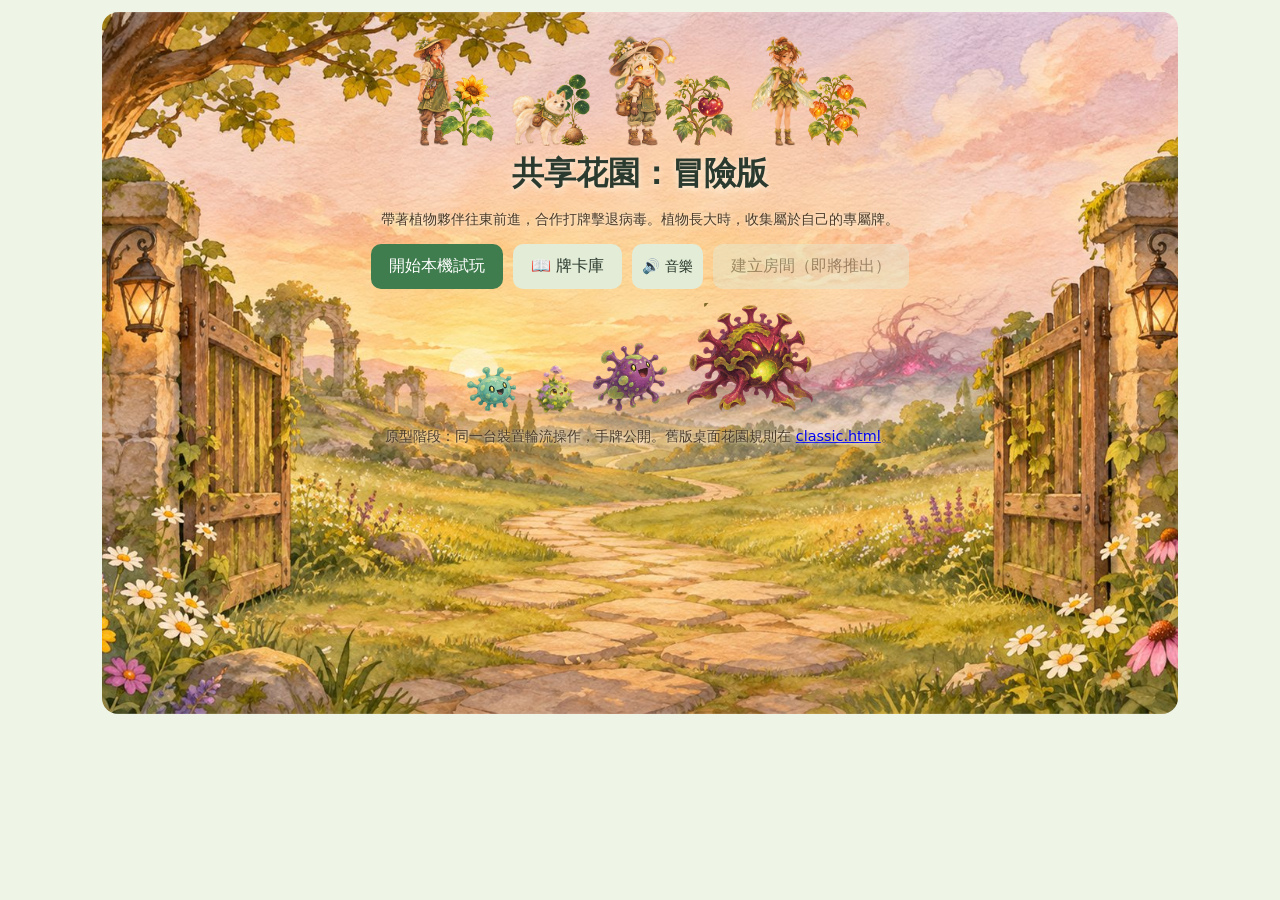
<file: shared-garden/index.html>
<!DOCTYPE html>
<html lang="zh-Hant">
<head>
  <meta charset="UTF-8">
  <meta name="viewport" content="width=device-width, initial-scale=1, viewport-fit=cover">
  <meta name="theme-color" content="#3f7d4e">
  <title>共享花園：冒險版（原型）</title>
  <link rel="stylesheet" href="style.css">
  <link rel="stylesheet" href="adventure.css">
</head>
<body>
  <div id="app"></div>
  <script src="adventure-rules.js"></script>
  <script src="adventure-app.js"></script>
</body>
</html>
</file>
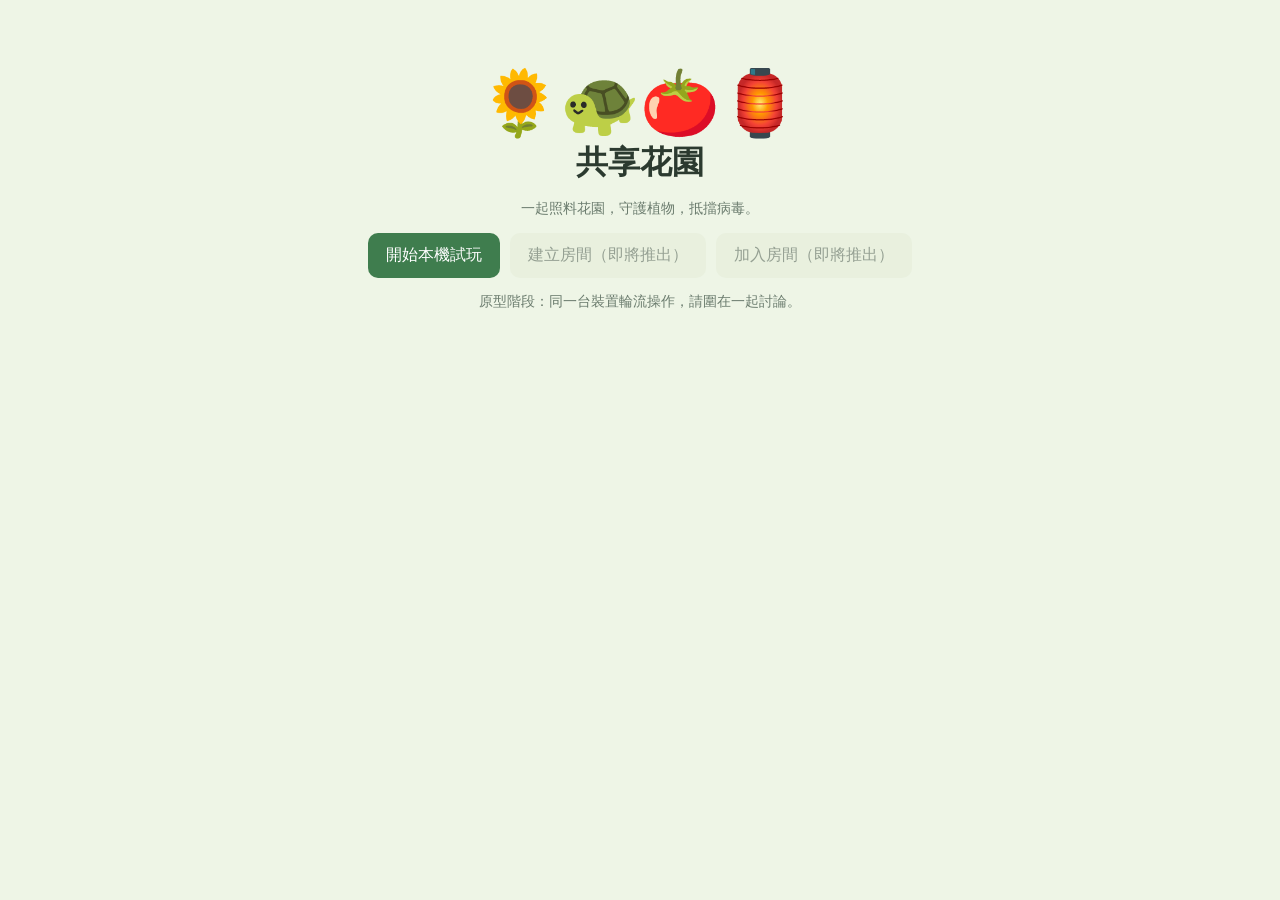
<file: shared-garden/classic.html>
<!DOCTYPE html>
<html lang="zh-Hant">
<head>
  <meta charset="UTF-8">
  <meta name="viewport" content="width=device-width, initial-scale=1, viewport-fit=cover">
  <meta name="theme-color" content="#3f7d4e">
  <title>共享花園（原型）</title>
  <link rel="stylesheet" href="style.css">
</head>
<body>
  <div id="app"></div>
  <script src="rules.js"></script>
  <script src="app.js"></script>
</body>
</html>
</file>
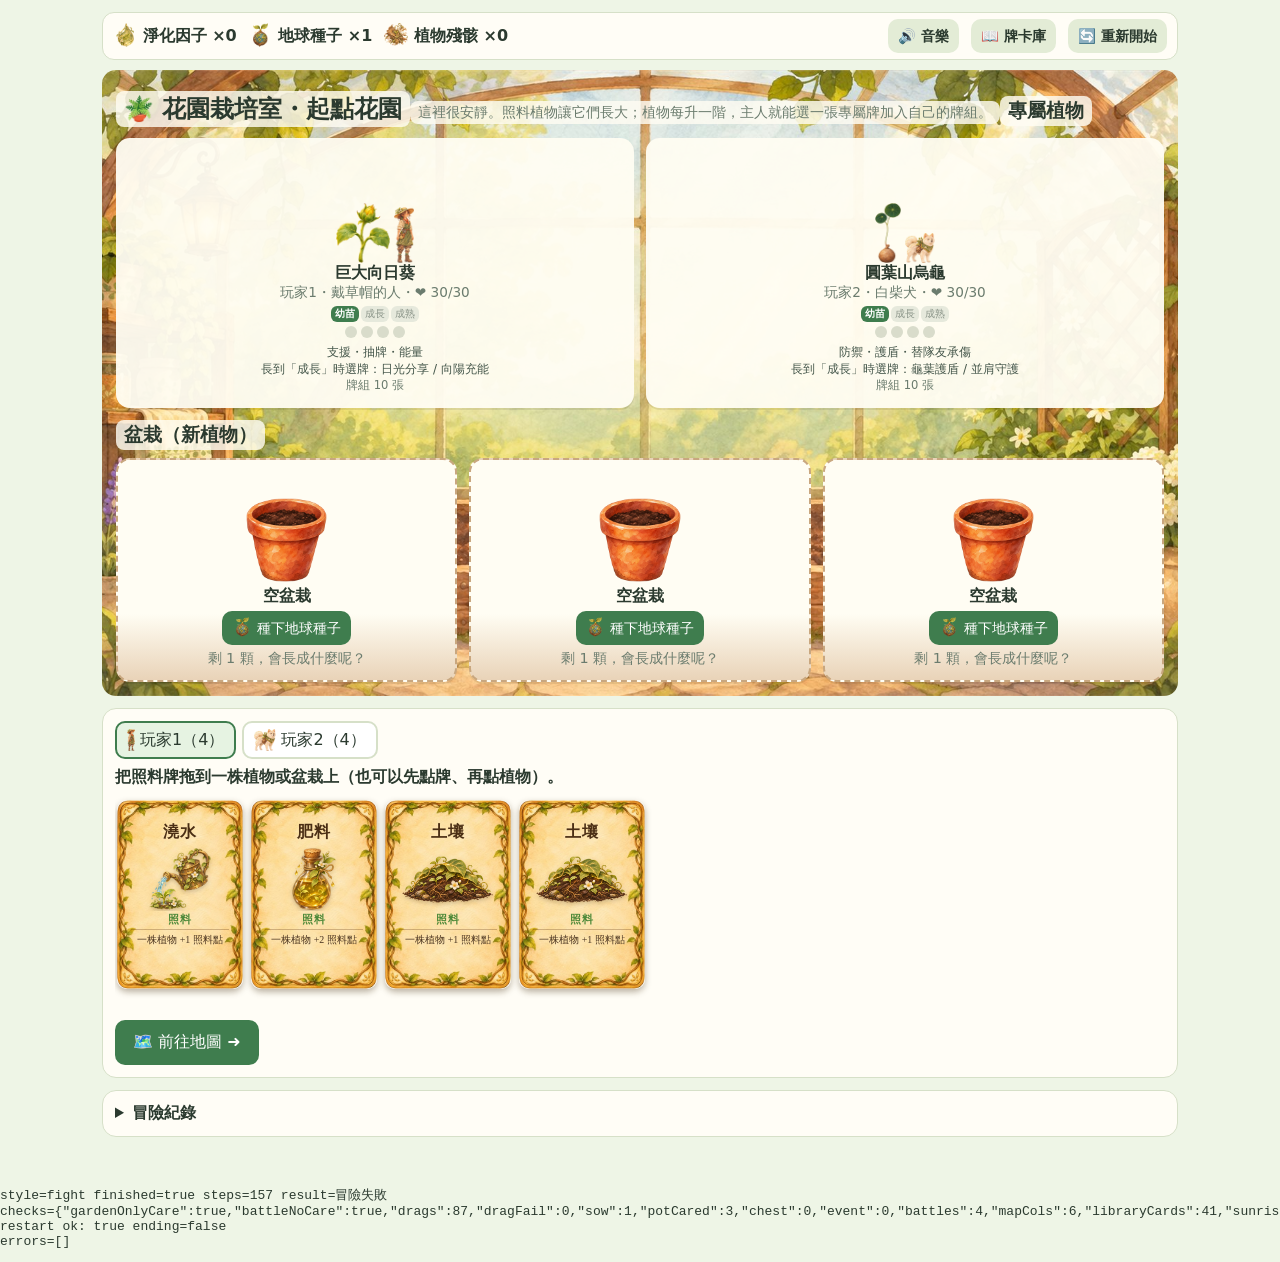
<file: shared-garden/dev/adv-ui.html>
<!DOCTYPE html>
<html lang="zh-Hant"><head><meta charset="UTF-8"><title>冒險版 UI 冒煙測試</title>
<link rel="stylesheet" href="../style.css"><link rel="stylesheet" href="../adventure.css"></head>
<body><div id="app"></div><pre id="out"></pre>
<script>
const errs = [];
window.onerror = (m) => errs.push(String(m));
window.GARDEN_ASSETS = '../assets/';
window.GARDEN_MUSIC = '../music/';
</script>
<script src="../adventure-rules.js"></script>
<script src="../adventure-app.js"></script>
<script>
// 模擬操作走完一整局。網址 #style=special 會優先走寶箱／事件，預設優先戰鬥。
// 會用「拖拉」出牌（PointerEvent），拖不成功才改用點擊。
const $ = (q) => document.querySelector(q), $$ = (q) => [...document.querySelectorAll(q)];
const txt = (q) => ($(q) || {}).textContent;
const style = new URLSearchParams(location.hash.slice(1)).get('style') || 'fight';
const out = [];
const seen = { gardenOnlyCare: true, battleNoCare: true, drags: 0, dragFail: 0, sow: 0, potCared: 0, chest: 0, event: 0, battles: 0, mapCols: 0, libraryCards: 0, sunrise: false };

function center(el) { const r = el.getBoundingClientRect(); return { x: r.left + r.width / 2, y: r.top + r.height / 2 }; }
function fire(type, target, p) {
  target.dispatchEvent(new PointerEvent(type, { bubbles: true, cancelable: true, clientX: p.x, clientY: p.y, pointerId: 1, button: 0, isPrimary: true }));
}
/** 把第 i 張手牌拖到符合 selector 的目標；回傳是否成功出牌 */
function dragCard(i, targetSel) {
  const card = $$('.hand .card[data-act=card]:not([disabled])')[i];
  if (!card) return false;
  const before = $$('.hand .card[data-act=card]').length + '|' + txt('.log');
  const a = center(card);
  fire('pointerdown', card, a);
  fire('pointermove', window, { x: a.x + 15, y: a.y - 15 }); // 開始拖曳，畫面會重新繪製目標
  const t = $(targetSel);
  if (!t) { fire('pointerup', window, a); return false; }
  t.scrollIntoView({ block: 'center' });
  const b = center(t);
  fire('pointermove', window, b);
  fire('pointerup', window, b);
  const ok = ($$('.hand .card[data-act=card]').length + '|' + txt('.log')) !== before;
  if (ok) seen.drags++; else seen.dragFail++;
  return ok;
}

try {
  $('[data-act=library]').click();
  seen.libraryCards = $$('.library .lib-item').length;
  $('button[data-act=closeLibrary]').click();
  $('[data-act=local]').click();
  $('[data-act=count][data-n="2"]').click();
  $('[data-act=start]').click();
  let guard = 0;
  seen.startDeck = window.GardenUI.ui.game.players.map(p => GardenAdventure.playerCards(p).length).join('/');
  seen.images = $$('img.art').length;
  const M = window.GardenUI.music;
  M.unlock(); // 模擬玩家點擊後開始播放
  seen.tracks = [];
  const noteTrack = () => { const t = M.track; if (seen.tracks[seen.tracks.length - 1] !== t) seen.tracks.push(t); };
  while (!$('.ending') && !$('.overlay .dialog.lose') && guard++ < 1200) {
    noteTrack();
    if ($('.pick-overlay')) {
      // 植物升階選牌
      seen.picks = (seen.picks || 0) + 1;
      const enh = $('[data-act=pick][data-id^="enhance:"]');
      if (enh && seen.picks % 2 === 0) { enh.click(); seen.enhanced = (seen.enhanced || 0) + 1; }
      else $('.pick-card[data-act=pick]').click();
      continue;
    }
    if ($('.reward-row')) {
      // 戰後每人選一張地球植物牌
      const btn = $('.reward-row:not(.done) .card[data-act=takeCard]');
      if (btn) { btn.click(); seen.collected = (seen.collected || 0) + 1; continue; }
    }
    if ($('[data-act=upgrade]:not([disabled])')) {
      // 休息點或研究者事件：有植物殘骸就升級一張
      const before = $('.hud').textContent;
      $('[data-act=upgrade]:not([disabled])').click();
      if ($('.hud').textContent !== before) seen.upgrades = (seen.upgrades || 0) + 1;
      continue;
    }
    if ($('[data-act=leaveShop]')) { seen.shop = (seen.shop || 0) + 1; $('[data-act=leaveShop]').click(); continue; }
    if ($('.greenhouse')) {
      seen.stageLabels = $$('.greenhouse .plot')[0].querySelectorAll('.stage-track span').length;
      $$('.greenhouse .card .k').forEach(k => { if (k.textContent !== '照料') seen.gardenOnlyCare = false; });
      const sowBtn = $('[data-act=sow]');
      if (sowBtn) { sowBtn.click(); seen.sow++; continue; }
      let played = false;
      const tabs = $$('[data-act=viewer]').length;
      for (let t = 0; t < tabs && !played; t++) {
        $$('[data-act=viewer]')[t].click();
        if (!$('.hand .card[data-act=card]')) continue;
        // 優先照料盆栽，驗證盆栽可以當目標
        $('.hand .card[data-act=card]').click();
        const potT = $('.pot.targetable');
        const anyT = $('.plot.targetable');
        $('.hand .card.sel') && $('.hand .card.sel').click(); // 取消選取，改用拖拉
        if (potT && dragCard(0, '.pot.targetable')) { seen.potCared++; played = true; }
        else if (anyT && dragCard(0, '.plot.targetable')) played = true;
      }
      if (!played) $('[data-act=advance]').click();
    } else if ($('.map-scene')) {
      seen.mapCols = Math.max(seen.mapCols, new Set($$('.map-node').map(n => n.style.left)).size);
      const opts = $$('.map-node.reachable');
      const fight = opts.find(n => /mini|elite|boss/.test(n.className));
      const special = opts.find(n => /treasure|event/.test(n.className));
      (style === 'special' ? (special || opts[0]) : (fight || opts[0])).click();
    } else if ($('.event-card')) {
      seen.event++;
      $('[data-act=eventChoice]:not([disabled])').click();
    } else if ($('.chest-card')) {
      if (!seen._inChest) { seen.chest++; seen._inChest = true; }
      const btn = $('[data-act=reward][data-id=purify]:not([disabled])') || $('[data-act=reward][data-id=seed]:not([disabled])');
      btn.click();
      if (!$('.chest-card')) seen._inChest = false;
    } else if ($('.battle-scene')) {
      if (!seen._inBattle) { seen.battles++; seen._inBattle = true; }
      $$('.battle-scene ~ .panel .card .k').forEach(k => { if (k.textContent === '照料') seen.battleNoCare = false; });
      if ($('[data-act=purify]')) { $('[data-act=purify]').click(); continue; }
      const cards = $$('.hand .card[data-act=card]:not([disabled])');
      if (!cards.length) { $('[data-act=endturn]').click(); continue; }
      // 攻擊牌拖到病毒；需要目標的牌拖到第一位玩家
      const idx = cards.findIndex(c => /kind-攻擊/.test(c.className));
      const i = idx >= 0 ? idx : 0;
      const G = window.GardenUI.ui.game;
      const cid = G.players[G.turnIdx].hand[Number(cards[i].dataset.i)];
      const needsTarget = GardenAdventure.CARDS[cid].target === 'player';
      if (!dragCard(i, needsTarget ? '.hero.targetable' : '.foe')) {
        cards[i] && $$('.hand .card[data-act=card]:not([disabled])')[i].click();
        const t = $('.hero.targetable') || $('.foe.targetable');
        if (t) t.click(); else $('[data-act=endturn]').click();
      }
    } else break;
    if (!$('.battle-scene')) seen._inBattle = false;
  }
  noteTrack();
  seen.tracks = seen.tracks.join('>');
  seen.musicSrc = decodeURIComponent((M.audio && M.audio.src || '').split('/').pop());
  // 音樂開關
  const before = M.on; $('[data-act=music]').click(); seen.musicToggle = before !== M.on; $('[data-act=music]').click();
  const result = $('.ending') ? '成功結局（日出）' : txt('.dialog h2');
  // 不論這局輸贏，都把狀態改成勝利，檢查日出結局畫面能正常顯示
  const U = window.GardenUI.ui;
  U.game = Object.assign({}, U.game, { scene: 'over', result: { win: true, reason: '測試用勝利' } });
  window.GardenUI.render();
  seen.sunrise = !!$('.ending .end-sun') && !!$('.ending .end-text') && $$('.ending .end-plant').length >= 2;
  delete seen._inBattle; delete seen._inChest;
  out.push('style=' + style + ' finished=' + !!($('.ending') || $('.overlay .dialog.lose')) + ' steps=' + guard + ' result=' + result);
  out.push('checks=' + JSON.stringify(seen));
} catch (e) { errs.push('EXC ' + e.message + ' ' + e.stack); }
// 拖曳結束後會短暫忽略一次點擊（避免放開時誤觸），等計時器跑完再測重新開始
setTimeout(function () {
  try {
    $('[data-act=restart]').click();
    out.push('restart ok: ' + !!$('.greenhouse') + ' ending=' + !!$('.ending'));
  } catch (e) { errs.push('EXC ' + e.message); }
  out.push('errors=' + JSON.stringify(errs));
  $('#out').textContent = out.join('\n');
}, 50);
</script></body></html>
</file>
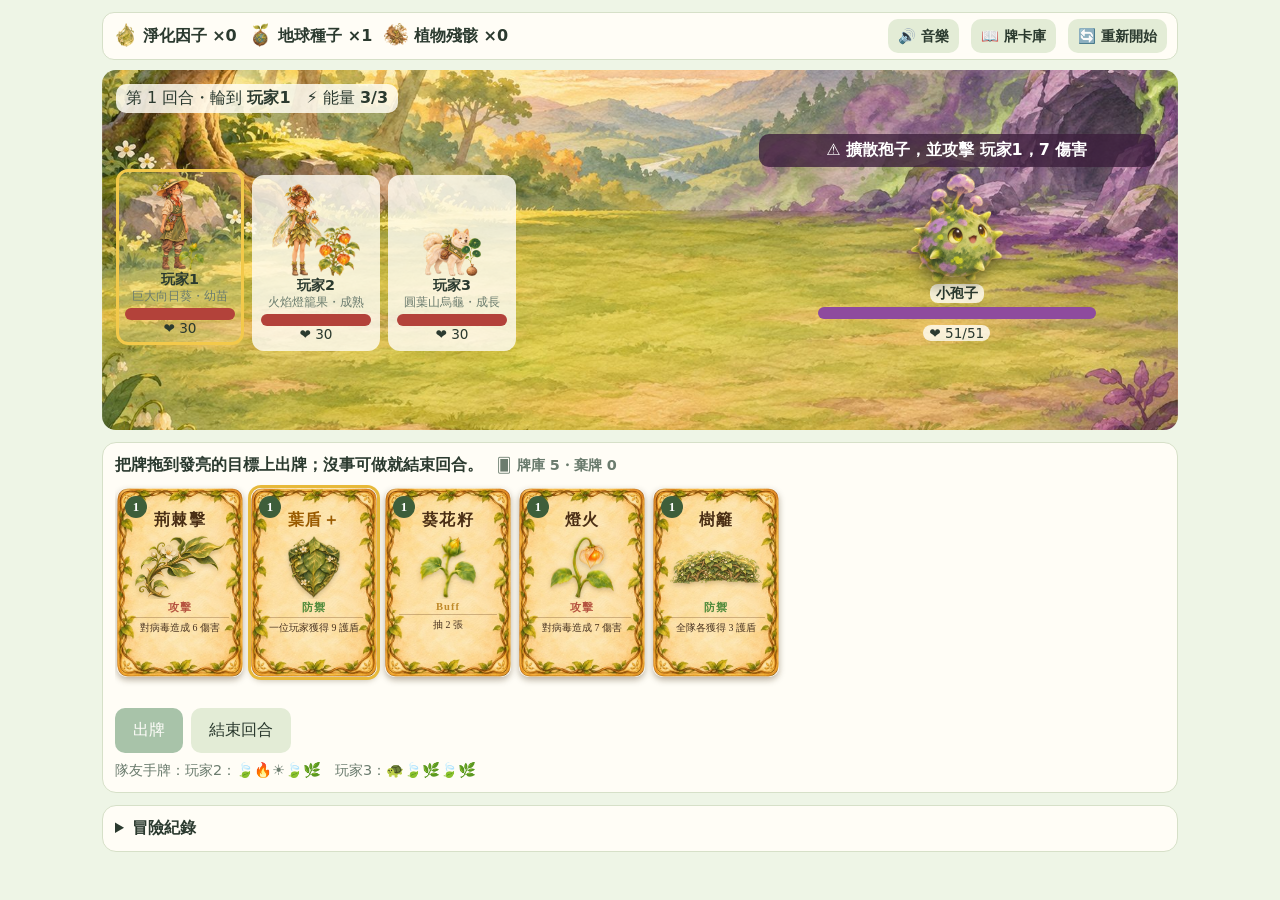
<file: shared-garden/dev/shot.html>
<!DOCTYPE html>
<html lang="zh-Hant"><head><meta charset="UTF-8"><title>畫面截圖用</title>
<link rel="stylesheet" href="../style.css"><link rel="stylesheet" href="../adventure.css"></head>
<body><div id="app"></div>
<script>window.GARDEN_ASSETS = '../assets/';</script>
<script src="../adventure-rules.js"></script>
<script src="../adventure-app.js"></script>
<script>
// 網址 #battle / #map / #library / #pick / #reward / #ending 直接跳到該畫面，方便檢查美術
const R = GardenAdventure, U = window.GardenUI;
const go = (g, a) => R.applyAction(g, a).state;
U.ui.screen = 'game';
let g = R.createGame([{ name: '玩家1', charId: 'straw' }, { name: '玩家2', charId: 'elf' }, { name: '玩家3', charId: 'shiba' }], { seed: 7 });
const view = location.hash.slice(1) || 'battle';
if (view === 'pick') { g.players[0].plant.stage = 1; g.picks = [{ playerId: 'p1', stage: 1, options: R.GROWTH_CARDS.sunflower.grow, enhance: false }]; }
if (view !== 'garden' && view !== 'pick') {
  g = go(g, { type: 'advance' });
  if (view !== 'map') {
    const fight = R.reachable(g).find(id => g.map[1].find(n => n.id === id).virus);
    g = go(g, { type: 'move', node: fight });
    g.players[1].plant.stage = 2; g.players[2].plant.stage = 1;
    g.players[0].hand = ['thorn', 'leaf+', 'sunseed', 'flame', 'hedge'];
    if (view === 'reward') { g.battle.virus.hp = 1; g = go(g, { type: 'play', cardIndex: 0 }); }
    if (view === 'chest') { g.battle = null; g.scene = 'reward'; g.reward = { kind: 'chest', left: 2, taken: [], options: ['grow', 'superfert', 'seed', 'purify'] }; }
    if (view.indexOf('event-') === 0) { g.battle = null; g.scene = 'event'; g.event = { id: view.slice(6) }; }
    if (view === 'lose') { g.players[1].hp = 0; g.scene = 'over'; g.result = { win: false, reason: '玩家2 倒下了。' }; }
    if (view === 'ending') { g.scene = 'over'; g.result = { win: true, reason: '擊敗了「蔓生之王」，病毒退去，陽光重新照亮大地。' }; }
  }
}
U.ui.game = g;
if (view === 'library') U.ui.library = true;
if (view === 'home') U.ui.screen = 'home';
U.render();
</script></body></html>
</file>
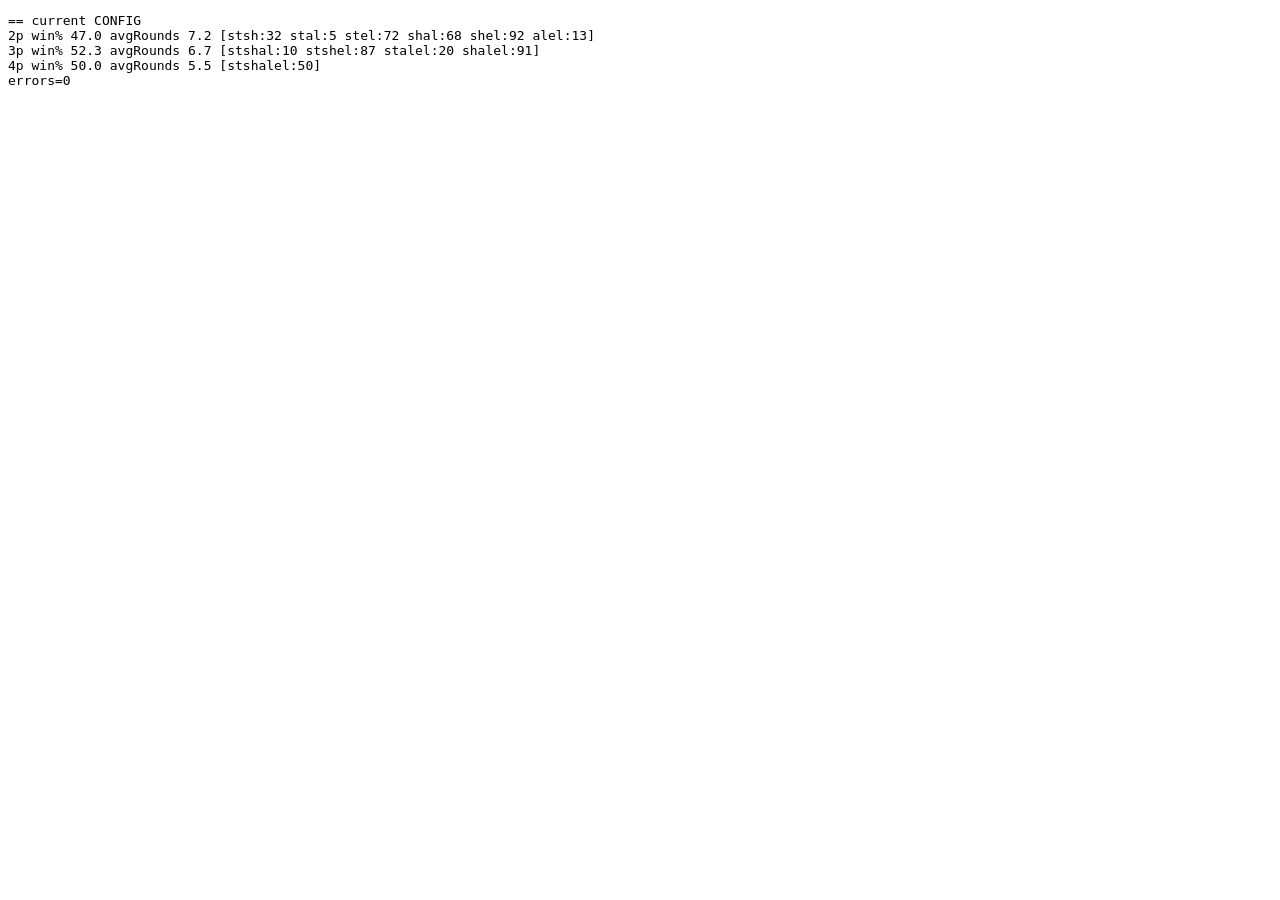
<file: shared-garden/dev/sim.html>
<!DOCTYPE html>
<html lang="zh-Hant"><head><meta charset="UTF-8"><title>共享花園 - 規則模擬</title></head>
<body><pre id="out">running...</pre>
<script src="../rules.js"></script>
<script>
// 簡單機器人：淨化 > 前期補種 > 照料進度最高的植物 > 暖陽 > 種子 > 防護罩 > 棄牌
// 用 ?variants=... 以外的調整請直接改下面 VARIANTS。
const R = GardenRules;
function pick(s) {
  const p = s.players[s.turnIdx], h = p.hand;
  const has = id => h.indexOf(id);
  const plants = s.plants;
  const infected = plants.filter(x => x.infected);
  let i;
  if (infected.length && (i = has('cleanse')) >= 0) return { type: 'play', cardIndex: i, target: infected[0].id };
  const growable = plants.filter(x => x.stage < 2).sort((a, b) => (b.stage * 10 + b.care) - (a.stage * 10 + a.care));
  if (s.plants.length < 3 && (i = has('seed')) >= 0) return { type: 'play', cardIndex: i };
  if (growable.length) {
    for (const id of ['fertilizer', 'water', 'soil']) if ((i = has(id)) >= 0) return { type: 'play', cardIndex: i, target: growable[0].id };
  }
  if ((i = has('sunshine')) >= 0) return { type: 'play', cardIndex: i };
  if ((i = has('seed')) >= 0 && s.plants.length < R.CONFIG.maxSlots) return { type: 'play', cardIndex: i };
  if ((i = has('shield')) >= 0 && plants.length) return { type: 'play', cardIndex: i, target: plants[0].id };
  return { type: 'discard', cardIndex: 0 };
}
const IDS = ['straw', 'shiba', 'alien', 'elf'];
function combos(n) { // 所有 n 人角色組合
  const out = [];
  (function rec(start, cur) {
    if (cur.length === n) { out.push(cur.slice()); return; }
    for (let i = start; i < IDS.length; i++) { cur.push(IDS[i]); rec(i + 1, cur); cur.pop(); }
  })(0, []);
  return out;
}
function run(n, N) {
  let wins = 0, total = 0, rounds = 0, errors = 0;
  const per = [];
  for (const chars of combos(n)) {
    let w = 0;
    for (let g = 0; g < N; g++) {
      let s = R.createGame(chars.map(c => ({ charId: c })), { seed: g + 1 });
      let guard = 0;
      while (s.phase !== 'over' && guard++ < 1000) {
        const r = R.applyAction(s, pick(s));
        if (!r.ok) { errors++; break; }
        s = r.state;
      }
      if (s.phase !== 'over') errors++;
      if (s.result && s.result.win) w++;
      rounds += s.round; total++;
    }
    wins += w;
    per.push(chars.map(c => c.slice(0,2)).join('') + ':' + Math.round(w / N * 100));
  }
  return { rate: wins / total * 100, avg: rounds / total, errors, per };
}
// 要比較的參數組合
const VARIANTS = [{ name: 'current CONFIG', extra: {}, every: {}, win: {} }]; // 要比較參數時，在這裡加入覆蓋值
const lines = []; let errors = 0;
for (const v of VARIANTS) {
  Object.assign(R.CONFIG.extraAttackByPlayers, v.extra);
  Object.assign(R.CONFIG.attackEveryByPlayers, v.every);
  Object.assign(R.CONFIG.winMatureByPlayers, v.win);
  lines.push('== ' + v.name);
  for (const n of [2, 3, 4]) {
    const r = run(n, 300);
    errors += r.errors;
    lines.push(n + 'p win% ' + r.rate.toFixed(1) + ' avgRounds ' + r.avg.toFixed(1) + ' [' + r.per.join(' ') + ']');
  }
}
lines.push('errors=' + errors);
document.getElementById('out').textContent = lines.join('\n');
</script></body></html>
</file>
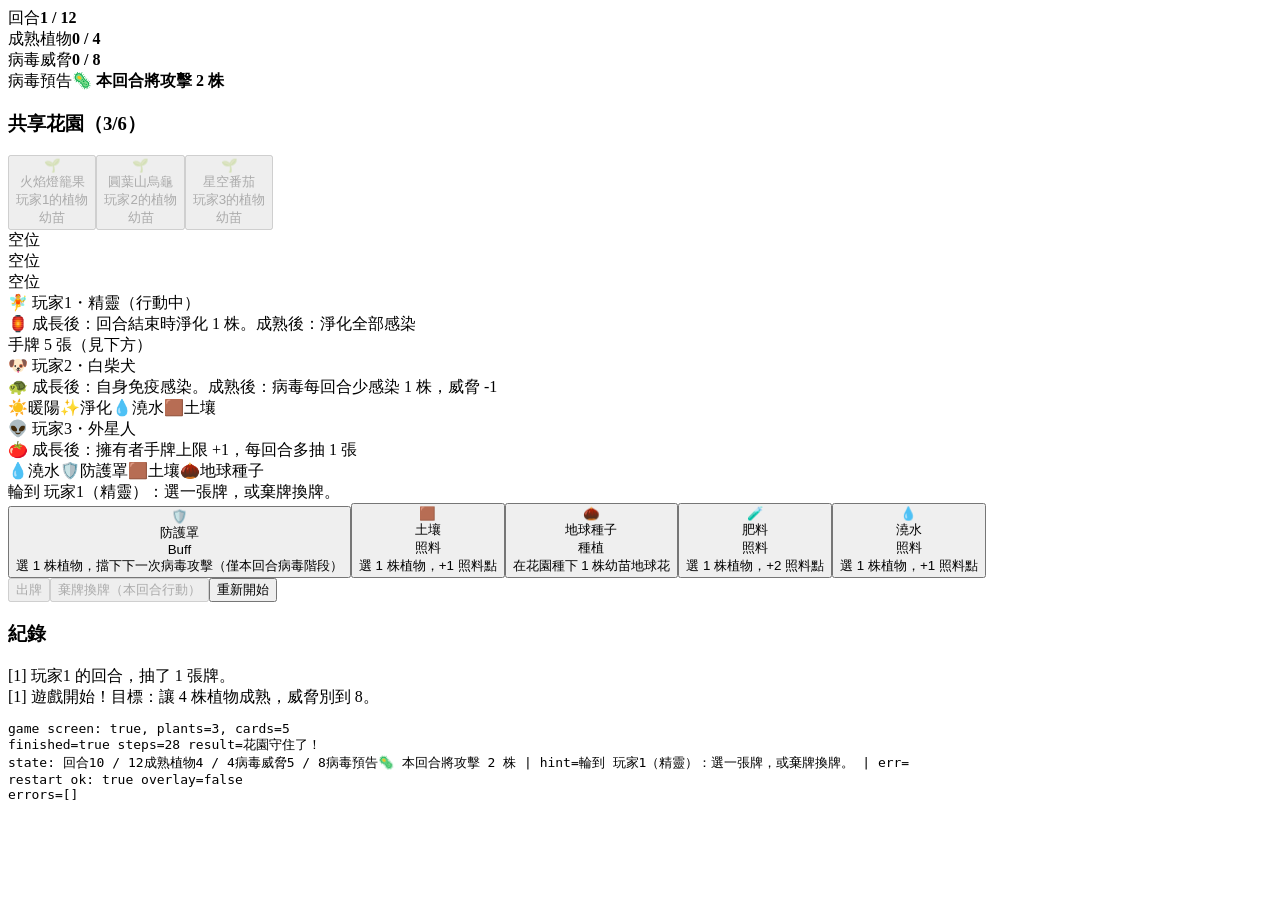
<file: shared-garden/dev/ui.html>
<!DOCTYPE html>
<html lang="zh-Hant"><head><meta charset="UTF-8"><title>UI 冒煙測試</title></head>
<body><div id="app"></div><pre id="out"></pre>
<script src="../rules.js"></script>
<script>
const errs = [];
window.onerror = (m) => errs.push(String(m));
</script>
<script src="../app.js"></script>
<script>
// 模擬點擊走完一整局；每次都選第一張牌，有可選目標就點第一個。
const $ = (q) => document.querySelector(q), $$ = (q) => [...document.querySelectorAll(q)];
const txt = (q) => ($(q) || {}).textContent;
const out = [];
try {
  $('[data-act=local]').click();
  $('[data-act=count][data-n="3"]').click();
  $('[data-act=char][data-i="0"][data-id="elf"]').click(); // 角色互換測試
  $('[data-act=start]').click();
  out.push('game screen: ' + !!$('.garden') + ', plants=' + $$('.plant').length + ', cards=' + $$('.card').length);
  let guard = 0;
  while (!$('.overlay') && guard++ < 300) {
    $$('.card')[0].click();
    const t = $$('.plant.targetable');
    if (t.length) t[0].click();
    else {
      if (!$('[data-act=play]').disabled) $('[data-act=play]').click();
      if ($('.card.sel')) $('[data-act=discard]').click(); // 出牌失敗（例如花園已滿）時改為棄牌
    }
  }
  out.push('finished=' + !!$('.overlay') + ' steps=' + guard + ' result=' + txt('.dialog h2'));
  out.push('state: ' + txt('.status') + ' | hint=' + txt('.hint') + ' | err=' + txt('.error'));
  $('[data-act=restart]').click();
  out.push('restart ok: ' + !!$('.garden') + ' overlay=' + !!$('.overlay'));
} catch (e) { errs.push('EXC ' + e.message); }
out.push('errors=' + JSON.stringify(errs));
$('#out').textContent = out.join('\n');
</script></body></html>
</file>
<file: shared-garden/style.css>
* { box-sizing: border-box; }
:root {
  --bg: #eef5e6; --panel: #fffdf6; --ink: #2b3a2f; --muted: #6b7c6e;
  --green: #3f7d4e; --green-d: #2e5e3a; --soil: #8a6a4a;
  --bad: #b3423a; --warn: #d9a21b; --good: #2f8f5b; --line: #d6e0c8;
}
html, body { margin: 0; min-height: 100%; background: var(--bg); color: var(--ink);
  font-family: "Noto Sans TC", "Microsoft JhengHei", system-ui, sans-serif; }
#app { max-width: 980px; margin: 0 auto; padding: 12px 12px 24px; }
h1, h2, h3 { margin: 0 0 8px; }
button { font: inherit; color: inherit; cursor: pointer; }
.btn { background: var(--green); color: #fff; border: 0; border-radius: 10px; padding: 12px 18px; min-height: 44px; }
.btn:hover:not(:disabled) { background: var(--green-d); }
.btn.secondary { background: #e3ecd6; color: var(--ink); }
.btn:disabled { opacity: .45; cursor: not-allowed; }
.panel { background: var(--panel); border: 1px solid var(--line); border-radius: 14px; padding: 12px; margin-bottom: 12px; }
.muted { color: var(--muted); font-size: .9rem; }
.center { text-align: center; }

/* 首頁 / 設定 */
.home { padding-top: 6vh; }
.home .big { font-size: 4rem; }
.row { display: flex; flex-wrap: wrap; gap: 10px; justify-content: center; margin: 10px 0; }
.count-btn[aria-pressed="true"] { background: var(--green); color: #fff; }
.setup-player { display: grid; grid-template-columns: 70px 1fr; gap: 8px; align-items: center; margin-bottom: 10px; }
.chars { display: grid; grid-template-columns: repeat(auto-fit, minmax(120px, 1fr)); gap: 6px; }
.char { border: 2px solid var(--line); background: #fff; border-radius: 10px; padding: 8px; text-align: left; }
.char[aria-pressed="true"] { border-color: var(--green); background: #e6f3e2; }
.char .e { font-size: 1.5rem; }
.char small { display: block; color: var(--muted); }

/* 狀態列 */
.status { display: grid; grid-template-columns: repeat(auto-fit, minmax(150px, 1fr)); gap: 10px; }
.stat b { display: block; font-size: 1.1rem; }
.bar { height: 12px; background: #e6e9dc; border-radius: 6px; overflow: hidden; margin-top: 4px; }
.bar > i { display: block; height: 100%; background: var(--warn); }
.bar.danger > i { background: var(--bad); }
.bar.ok > i { background: var(--good); }

/* 花園 */
.garden { display: grid; grid-template-columns: repeat(auto-fill, minmax(140px, 1fr)); gap: 10px;
  background: linear-gradient(#dff0cf, #cfe6bb); border-radius: 12px; padding: 10px; }
.plant { position: relative; background: #fffdf3; border: 3px solid transparent; border-radius: 12px; padding: 8px 6px; text-align: center; box-shadow: 0 2px 0 rgba(0,0,0,.08); }
.plant .emoji { font-size: 2.6rem; line-height: 1.1; }
.plant .pname { font-weight: 700; font-size: .95rem; }
.plant .owner, .plant .stage { font-size: .8rem; color: var(--muted); }
.plant.infected { background: #f1e1f1; border-color: #8e4b9e; }
.plant.targetable { border-color: var(--good); animation: pulse 1s infinite; cursor: pointer; }
.plant:disabled { opacity: .9; cursor: default; }
.badges { position: absolute; top: 4px; right: 6px; font-size: 1.1rem; }
.pips { display: flex; justify-content: center; gap: 4px; margin-top: 4px; min-height: 14px; }
.pip { width: 12px; height: 12px; border-radius: 50%; background: #d9dccb; }
.pip.on { background: var(--good); }
.empty-slot { border: 2px dashed #a9c391; border-radius: 12px; min-height: 120px; display: grid; place-items: center; color: #8aa573; font-size: .85rem; }
@keyframes pulse { 50% { border-color: #8fd3ae; } }

/* 玩家 */
.players { display: grid; grid-template-columns: repeat(auto-fit, minmax(200px, 1fr)); gap: 8px; }
.pl { border: 2px solid var(--line); border-radius: 10px; padding: 8px; background: #fff; font-size: .85rem; }
.pl.active { border-color: var(--green); background: #e6f3e2; }
.pl .nm { font-weight: 700; }
.mini { display: inline-block; background: #eef2e4; border-radius: 6px; padding: 0 4px; margin: 2px 2px 0 0; }

/* 手牌 */
.hand { display: flex; gap: 8px; overflow-x: auto; padding: 6px 2px 10px; }
.card { flex: 0 0 112px; background: #fff; border: 2px solid var(--line); border-radius: 12px; padding: 8px; text-align: center; min-height: 150px; }
.card .e { font-size: 2rem; }
.card .n { font-weight: 700; }
.card .k { font-size: .7rem; color: var(--muted); }
.card .d { font-size: .75rem; margin-top: 4px; color: #44564a; }
.card.sel { border-color: var(--green); background: #e6f3e2; transform: translateY(-4px); }
.actions { display: flex; gap: 8px; flex-wrap: wrap; align-items: center; }
.hint { font-weight: 700; margin-bottom: 6px; }
.error { color: var(--bad); min-height: 1.3em; }

/* 紀錄 */
.log { max-height: 180px; overflow-y: auto; font-size: .85rem; }
.log div { padding: 2px 0; border-bottom: 1px dotted var(--line); }

/* 結算 */
.overlay { position: fixed; inset: 0; background: rgba(30,45,35,.6); display: grid; place-items: center; padding: 16px; }
.dialog { background: var(--panel); border-radius: 16px; padding: 24px; max-width: 420px; width: 100%; text-align: center; }
.dialog .big { font-size: 3.5rem; }
.dialog.win h2 { color: var(--good); }
.dialog.lose h2 { color: var(--bad); }

@media (max-width: 520px) {
  .card { flex-basis: 100px; }
  .setup-player { grid-template-columns: 1fr; }
}
</file>
<file: shared-garden/adventure.css>
/* 冒險版樣式（疊加在 style.css 之上） */
#app { max-width: 1100px; }
.btn.small { padding: 6px 10px; min-height: 34px; font-size: .9rem; }
.tiny { font-size: .72rem; }

/* 上方資源列 */
.hud { display: flex; align-items: center; gap: 12px; flex-wrap: wrap; background: var(--panel); border: 1px solid var(--line); border-radius: 12px; padding: 6px 10px; margin-bottom: 10px; font-weight: 700; }
.hud .spacer { flex: 1; }

/* 場景與橫向視差背景 */
.scene { position: relative; border-radius: 14px; margin-bottom: 12px; overflow: hidden; }
.scene-body { position: relative; z-index: 1; padding: 14px; }
.parallax { position: absolute; inset: 0; z-index: 0; pointer-events: none; }
.parallax .layer { position: absolute; left: 0; right: 0; background-repeat: repeat-x; }
.parallax .sky { inset: 0; background: linear-gradient(#bfe3f2, #eaf6e4 70%); }
.parallax .far { bottom: 30%; height: 35%; opacity: .55;
  background-image: radial-gradient(ellipse 120px 60px at 60px 100%, #9cc79a 98%, transparent 100%);
  background-size: 160px 100%; animation: drift 90s linear infinite; }
.parallax .mid { bottom: 12%; height: 30%; opacity: .8;
  background-image: radial-gradient(ellipse 90px 50px at 45px 100%, #6fae6a 98%, transparent 100%);
  background-size: 110px 100%; animation: drift 50s linear infinite; }
.parallax .near { bottom: 0; height: 14%; background: linear-gradient(#5f9a4f, #4c7f40); }
@keyframes drift { from { background-position-x: 0; } to { background-position-x: -1600px; } }

.battle-scene { color: #f2f4ea; min-height: 300px; }
.battle-scene .sky { background: linear-gradient(#2c3a4a, #4b5d4a 75%); }
.battle-scene .far { background-image: radial-gradient(ellipse 120px 60px at 60px 100%, #3e5640 98%, transparent 100%); }
.battle-scene .mid { background-image: radial-gradient(ellipse 90px 50px at 45px 100%, #34503a 98%, transparent 100%); }
.battle-scene .near { background: linear-gradient(#2d4430, #22351f); }
.battle-scene .topline { margin-bottom: 8px; text-shadow: 0 1px 2px rgba(0,0,0,.5); }
.greenhouse .sky { background: linear-gradient(#fbf6e4, #e6f3d8 70%); }
.greenhouse .far, .greenhouse .mid { opacity: .35; }
.event-scene .sky { background: linear-gradient(#d9d2f0, #eef0dc 70%); }
.garden-scene { background: linear-gradient(#f7f3df, #dff0cf); border: 1px solid var(--line); }
.chest-scene { background: linear-gradient(#fff4cf, #f3dfa0); }

/* 地圖（橫向卷軸） */
.map-head { position: relative; z-index: 1; padding: 10px 14px 0; display: grid; gap: 2px; }
.map-head h2 { margin: 0; }
.map-scroll { overflow-x: auto; overflow-y: hidden; scroll-behavior: smooth; border-radius: 0 0 14px 14px; }
.map-track { position: relative; height: 360px; }
.map-lines { position: absolute; inset: 0; z-index: 1; }
.map-lines line { stroke: rgba(70,90,70,.35); stroke-width: 3; stroke-dasharray: 6 6; }
.map-lines line.walked { stroke: #3f7d4e; stroke-dasharray: none; stroke-width: 4; }
.map-lines line.next { stroke: #d9a21b; stroke-width: 4; }
.map-node { position: absolute; z-index: 2; transform: translate(-50%, -50%); width: 92px; border: 3px solid transparent; border-radius: 14px;
  background: rgba(255,253,243,.92); padding: 4px; text-align: center; box-shadow: 0 2px 0 rgba(0,0,0,.12); }
.map-node .e { font-size: 1.8rem; display: block; line-height: 1.2; }
.map-node small { font-size: .7rem; line-height: 1.2; display: block; }
.map-node:disabled { opacity: .55; cursor: default; }
.map-node.done { opacity: .8; background: #e6f3e2; }
.map-node.here { opacity: 1; border-color: #3f7d4e; }
.map-node.reachable { opacity: 1; border-color: #d9a21b; animation: pulse-gold 1.2s infinite; cursor: pointer; }
.map-node.type-boss .e { font-size: 2.4rem; }
.map-node.type-treasure, .map-node.type-event { background: #fff4cf; }
@keyframes pulse-gold { 50% { box-shadow: 0 0 0 6px rgba(217,162,27,.25); } }
.party { position: absolute; z-index: 3; transform: translate(-50%, -150%); font-size: 1.4rem; white-space: nowrap;
  animation: walk .6s ease-in-out infinite alternate; filter: drop-shadow(0 2px 2px rgba(0,0,0,.3)); }
@keyframes walk { from { margin-top: 0; } to { margin-top: -5px; } }

/* 六階段成長條 */
.stage-track { display: flex; justify-content: center; gap: 2px; margin: 4px 0; flex-wrap: wrap; }
.stage-track span { font-size: .65rem; padding: 1px 4px; border-radius: 6px; background: #e6e9dc; color: #8a9488; }
.stage-track span.done { background: #cfe6bb; color: #3f5f43; }
.stage-track span.now { background: var(--green); color: #fff; font-weight: 700; }
.stage-track span.ability { outline: 1px dashed #d9a21b; }

/* 栽培室 */
.greenhouse h3 { margin-top: 12px; }
.plots { display: grid; grid-template-columns: repeat(auto-fit, minmax(180px, 1fr)); gap: 12px; }
.plot { background: rgba(255,253,243,.95); border: 3px solid transparent; border-radius: 14px; padding: 12px 8px; text-align: center; box-shadow: 0 2px 0 rgba(0,0,0,.08); color: var(--ink); }
.plot .emoji { font-size: 3.6rem; line-height: 1.1; transition: transform .3s; }
.plot .emoji.grow-0 { transform: scale(.6); } .plot .emoji.grow-1 { transform: scale(.8); }

/* 植物研究者（交易） */
.shop-list { display: grid; gap: 10px; }
.shop-item { display: flex; align-items: center; gap: 8px; flex-wrap: wrap; }
.shop-item .card { flex: 0 0 112px; cursor: default; }
.shop-item .arrow { font-size: 1.4rem; color: var(--muted); }
.shop-buy { display: grid; gap: 4px; }
.card.upgraded { background: #fff8e1; box-shadow: 0 0 0 2px #d9a21b inset; }
.plot .pname { font-weight: 700; }
.plot .owner, .plot .stage { font-size: .85rem; color: var(--muted); }
.plot .ability { font-size: .75rem; color: #44564a; margin-top: 4px; }
.pot { background: linear-gradient(#fffdf3 70%, #e9d3b8); }
.pot.empty { border: 2px dashed #c9a77f; display: grid; gap: 4px; justify-items: center; }
.pot.mature { box-shadow: 0 0 0 3px #d9a21b inset; }
.plot:disabled, .hero:disabled { cursor: default; }

/* 戰鬥（側視） */
.arena { display: grid; grid-template-columns: 3fr 2fr; gap: 12px; align-items: end; min-height: 230px; }
.party-row { display: flex; gap: 8px; align-items: flex-end; flex-wrap: wrap; }
.hero { width: 120px; background: rgba(0,0,0,.25); border: 3px solid transparent; border-radius: 12px; padding: 6px; text-align: center; color: inherit; }
.hero.active { border-color: #f3c94a; background: rgba(255,255,255,.15); transform: translateY(-6px); }
.hero.down { opacity: .45; filter: grayscale(1); }
.hero .who { display: flex; align-items: flex-end; justify-content: center; gap: 4px; }
.hero .big { font-size: 2.4rem; }
.hero .plantmini { font-size: 1.5rem; }
.hero .nm, .foe .nm { font-weight: 700; font-size: .9rem; }
.hero .nums, .foe .nums { font-size: .85rem; }
.hero .muted { color: #cfd8c8; }
.foe { text-align: center; border: 3px solid transparent; border-radius: 14px; padding: 6px; }
.foe .virus { font-size: 5.5rem; line-height: 1.1; animation: bob 2s ease-in-out infinite; }
@keyframes bob { 50% { transform: translateY(-6px) rotate(-3deg); } }
.foe .intent { background: rgba(0,0,0,.4); border-radius: 10px; padding: 6px 8px; font-weight: 700; margin-bottom: 6px; }
.bar.foe > i { background: #8e4b9e; }
.battle-scene .bar { background: rgba(255,255,255,.2); }
.armor { margin-top: 6px; background: rgba(0,0,0,.35); border-radius: 8px; padding: 4px 8px; font-size: .85rem; }

/* 可放置的目標 */
.plot.targetable, .hero.targetable, .foe.targetable { border-color: var(--good); animation: pulse 1s infinite; cursor: pointer; }
.foe.targetable { background: rgba(47,143,91,.15); }
.drop-hover { outline: 4px solid #f3c94a !important; transform: scale(1.04); }

/* 卡牌與拖曳 */
.card { position: relative; touch-action: none; user-select: none; cursor: grab; }
.card .cost { position: absolute; top: 4px; left: 4px; width: 22px; height: 22px; border-radius: 50%; background: #d9a21b; color: #fff; font-weight: 700; font-size: .85rem; line-height: 22px; }
.card:disabled { opacity: .45; cursor: not-allowed; }
.drag-ghost { position: fixed; z-index: 1000; pointer-events: none; transform: rotate(-4deg) scale(1.05); box-shadow: 0 10px 24px rgba(0,0,0,.35); opacity: .95; }
body.dragging, body.dragging * { cursor: grabbing !important; }
body.dragging .hand .card.sel { opacity: .3; }
.card.kind-攻擊 { border-top: 5px solid #c2554b; }
.card.kind-防禦 { border-top: 5px solid #4a7fb0; }
.card.kind-Buff { border-top: 5px solid #d9a21b; }
.card.kind-特殊 { border-top: 5px solid #8e4b9e; }
.card.kind-照料 { border-top: 5px solid #3f7d4e; }
.btn.purify { background: #4a7fb0; }
.btn.purify:hover { background: #3a6894; }
.tabs { display: flex; flex-wrap: wrap; gap: 6px; margin-bottom: 8px; }
.tab { border: 2px solid var(--line); background: #fff; border-radius: 10px; padding: 6px 10px; }
.tab[aria-pressed="true"] { border-color: var(--green); background: #e6f3e2; }
.others { margin-top: 8px; }

/* 收穫與事件 */
.reward { justify-content: center; }
.reward-card { flex-basis: 150px; cursor: pointer; }
.event-card { max-width: 520px; margin: 10px auto; background: rgba(255,253,243,.95); border-radius: 16px; padding: 18px; box-shadow: 0 4px 0 rgba(0,0,0,.1); }
.event-card .big { font-size: 3.5rem; }
.event-choices { display: grid; gap: 8px; margin-top: 10px; }
.event-choices .btn { text-align: left; }

/* 牌卡庫 */
.dialog.library { max-width: 920px; max-height: 88vh; overflow-y: auto; text-align: left; }
.lib-row { flex-wrap: wrap; overflow: visible; }
.lib-item { text-align: center; }
.lib-item .card { cursor: default; }
.lib-item.locked { opacity: .45; }
.lib-plants { display: flex; gap: 10px; flex-wrap: wrap; }
.lib-plant { background: #fff; border: 2px solid var(--line); border-radius: 12px; padding: 8px; width: 180px; display: grid; justify-items: center; gap: 2px; }
.lib-plant .big { font-size: 2rem; }

.log-panel summary { cursor: pointer; font-weight: 700; }

/* 成功結局：日出 */
.ending { position: fixed; inset: 0; z-index: 900; overflow: hidden; display: grid; place-items: center; }
.end-sky { position: absolute; inset: 0; background: linear-gradient(#1d2547, #4b3b6b 60%, #e98c5f);
  animation: dawn 5s ease-out forwards; }
@keyframes dawn {
  0% { background: linear-gradient(#1d2547, #4b3b6b 60%, #e98c5f); filter: brightness(.6); }
  100% { filter: brightness(1.25) saturate(1.1) hue-rotate(-12deg); }
}
.end-sun { position: absolute; left: 50%; bottom: -160px; width: 180px; height: 180px; margin-left: -90px; border-radius: 50%;
  background: radial-gradient(circle, #fff6c2, #ffd35a 60%, #ff9f3f); box-shadow: 0 0 80px 30px rgba(255,200,90,.6);
  animation: sunrise 4s ease-out forwards; }
@keyframes sunrise { to { bottom: 42%; } }
.end-sun .rays { position: absolute; inset: -60px; border-radius: 50%;
  background: repeating-conic-gradient(rgba(255,230,140,.35) 0 8deg, transparent 8deg 20deg);
  animation: spin 30s linear infinite; }
@keyframes spin { to { transform: rotate(360deg); } }
.end-hills { position: absolute; left: -10%; right: -10%; bottom: 0; height: 32%; border-radius: 50% 50% 0 0 / 30% 30% 0 0;
  background: linear-gradient(#6fae6a, #3f7d4e); }
.end-garden { position: absolute; bottom: 12%; left: 0; right: 0; display: flex; justify-content: center; gap: 22px; }
.end-plant { display: grid; justify-items: center; opacity: 0; animation: pop .6s ease-out forwards; animation-delay: 3.2s; }
.end-plant .pl { font-size: 3rem; }
.end-plant .ch { font-size: 1.6rem; }
@keyframes pop { from { opacity: 0; transform: translateY(20px) scale(.6); } to { opacity: 1; transform: none; } }
.end-text { position: relative; z-index: 2; text-align: center; color: #fff; text-shadow: 0 2px 6px rgba(0,0,0,.45);
  margin-bottom: 22vh; opacity: 0; animation: pop .8s ease-out forwards; animation-delay: 2.4s; }
.end-text h2 { font-size: 2.2rem; }

@media (max-width: 620px) {
  .arena { grid-template-columns: 1fr; }
  .foe { order: -1; }
  .hero { width: 100px; }
  .map-track { height: 320px; }
}
@media (prefers-reduced-motion: reduce) {
  .parallax .layer, .party, .foe .virus, .end-sun .rays { animation: none; }
}

/* ===== 20261123 美術：角色圖與卡牌風格（參考角色表的暖色水彩風） ===== */
:root { --parch: #fbf3df; --parch-d: #ecdcb8; --wood: #8a6a4a; --wood-d: #5e4630; }
.art { display: block; object-fit: contain; pointer-events: none; user-select: none; }
.sprout { display: inline-block; font-size: 1.8rem; line-height: 1; }

/* 首頁與角色選擇 */
.home-cast { display: flex; justify-content: center; gap: 18px; flex-wrap: wrap; margin-bottom: 6px; }
.cast { display: flex; align-items: flex-end; }
.cast-char { height: 110px; } .cast-plant { height: 72px; margin-left: -12px; }
.home-foes { display: flex; justify-content: center; align-items: flex-end; gap: 16px; margin: 14px 0; }
.foe-mini { height: 48px; } .foe-elite { height: 72px; } .foe-boss { height: 110px; }
.char { display: grid; gap: 2px; justify-items: start; }
.char-pics { display: flex; align-items: flex-end; height: 70px; }
.char-pic { height: 70px; } .char-plant { height: 44px; margin-left: -6px; }
.tab-pic { display: inline-block; height: 22px; vertical-align: middle; }

/* 地圖 */
.node-art { height: 40px; margin: 0 auto; }
.map-node.type-boss .node-art { height: 56px; }
.party { display: flex; transform: translate(-50%, -120%); }
.party-char { height: 46px; margin-left: -10px; }
.art.tint { filter: hue-rotate(-60deg) saturate(1.2); }

/* 栽培室 */
.plot-pic { display: flex; align-items: flex-end; justify-content: center; gap: 4px; height: 110px; }
.plot-plant { height: 100px; }
.plot-plant.stage-1 { height: 68px; }
.plot-pic .sprout { font-size: 2.4rem; }
.plot-owner { height: 56px; opacity: .95; }

/* 戰鬥 */
.hero { width: 128px; }
.hero .who { position: relative; height: 92px; display: flex; align-items: flex-end; justify-content: center; }
.hero-char { height: 88px; }
.hero-plant { height: 46px; margin-left: -14px; }
.hero-plant.stage-1 { height: 34px; }
.hero .marks { position: absolute; top: 0; right: 2px; font-size: 1.1rem; }
.foe-art { margin: 0 auto; filter: drop-shadow(0 6px 6px rgba(0,0,0,.35)); animation: bob 2.4s ease-in-out infinite; }
.foe-art.tier-mini { height: 110px; } .foe-art.tier-elite { height: 150px; } .foe-art.tier-boss { height: 210px; }

/* 卡牌：羊皮紙底、木色邊框、上方牌種色帶 */
.card { flex: 0 0 122px; min-height: 176px; padding: 6px 6px 8px; background: linear-gradient(var(--parch), var(--parch-d));
  border: 2px solid var(--wood); border-radius: 12px; box-shadow: 0 3px 0 var(--wood-d), inset 0 0 0 2px rgba(255,255,255,.5); color: #4a3a28; }
.card .pic { position: relative; height: 62px; margin: 2px 0 4px; border-radius: 8px; background: radial-gradient(circle at 50% 60%, #fffaf0, #f0e2c2); display: grid; place-items: center; overflow: hidden; }
.card .card-art { height: 60px; }
.card .card-emoji { position: absolute; right: 3px; bottom: 1px; font-size: .95rem; }
.card .card-icon { font-size: 2rem; }
.card .n { font-weight: 700; font-size: .95rem; }
.card .k { font-size: .68rem; color: #8a7458; }
.card .d { font-size: .72rem; line-height: 1.3; color: #5a4834; }
.card .cost { background: #d9a21b; border: 2px solid #fff3c8; width: 24px; height: 24px; line-height: 20px; z-index: 1; }
.card.kind-攻擊 { border-top: 6px solid #c2554b; }
.card.kind-防禦 { border-top: 6px solid #4a7fb0; }
.card.kind-Buff { border-top: 6px solid #d9a21b; }
.card.kind-特殊 { border-top: 6px solid #8e4b9e; }
.card.kind-照料 { border-top: 6px solid #3f7d4e; }
.card.set-sunflower .pic { background: radial-gradient(circle, #fff6cf, #f6d77a); }
.card.set-turtle .pic { background: radial-gradient(circle, #effae4, #bfdca6); }
.card.set-tomato .pic { background: radial-gradient(circle, #f1e6ff, #b7a0d8); }
.card.set-lantern .pic { background: radial-gradient(circle, #fff0de, #f5b37a); }
.card.upgraded { box-shadow: 0 3px 0 var(--wood-d), 0 0 0 3px #e7b93a; background: linear-gradient(#fff8e1, #f4dca0); }
.card.sel { transform: translateY(-8px); box-shadow: 0 6px 0 var(--wood-d), 0 0 0 3px var(--good); }

/* 戰後收穫：每人一列 */
.reward-row { display: grid; grid-template-columns: 110px 1fr; gap: 10px; align-items: center; background: rgba(255,253,243,.7); border-radius: 12px; padding: 8px; margin-bottom: 8px; }
.reward-row.done { opacity: .6; }
.reward-who { display: grid; justify-items: center; gap: 2px; }
.reward-pic { height: 64px; }
.reward-card { cursor: pointer; }
.reward-card:hover { transform: translateY(-4px); }
.skip { align-self: center; }
.chest-card { flex-basis: 150px; cursor: pointer; }

/* 升階選牌 */
.pick-overlay { z-index: 800; }
.pick-dialog { max-width: 620px; }
.pick-head { display: flex; justify-content: center; align-items: flex-end; gap: 6px; }
.pick-plant { height: 110px; animation: pop .6s ease-out; }
.pick-plant.stage-1 { height: 84px; }
.pick-char { height: 90px; }
.pick-cards { justify-content: center; flex-wrap: wrap; overflow: visible; }
.pick-card { cursor: pointer; }
.pick-card:hover { transform: translateY(-6px); }

/* 交易與牌組 */
.shop-group, .deck-group { margin: 6px 0; }
.shop-group summary, .deck-group summary { cursor: pointer; font-weight: 700; display: flex; align-items: center; gap: 6px; }
.lib-item .card { cursor: default; }

/* 結局 */
.end-plant { display: flex; align-items: flex-end; }
.end-plant-art { height: 110px; } .end-plant-art.stage-1 { height: 76px; }
.end-char { height: 84px; margin-left: -10px; }
.lose-boss { height: 140px; margin: 0 auto; }

/* ===== 20261123 美術第二版：場景背景圖、卡牌底框（依企劃卡牌總覽） ===== */
.scene-bg { position: absolute; inset: 0; z-index: 0; background-size: cover; background-position: center; pointer-events: none; }
.home { position: relative; min-height: 78vh; border-radius: 16px; overflow: hidden; padding-top: 0; }
.home-inner { position: relative; z-index: 1; padding: 24px 12px; }
.home h1 { text-shadow: 0 2px 6px rgba(255,250,235,.9); }
.home .muted { color: #4a3a28; text-shadow: 0 1px 3px rgba(255,250,235,.9); }

/* 戰鬥場景改成明亮背景，文字改深色 */
.battle-scene { color: var(--ink); min-height: 360px; }
.battle-scene .topline { text-shadow: none; display: inline-block; background: rgba(255,253,243,.85); border-radius: 10px; padding: 4px 10px; }
.hero { background: rgba(255,253,243,.82); }
.hero .muted { color: var(--muted); }
.foe .intent { background: rgba(60,30,60,.78); color: #fff; }
.battle-scene .bar { background: rgba(0,0,0,.15); }
.foe .nm, .foe .nums { background: rgba(255,253,243,.82); border-radius: 8px; padding: 0 6px; display: inline-block; }
.armor { background: rgba(60,30,60,.75); color: #fff; }
.greenhouse h2, .greenhouse h3, .greenhouse > .scene-body > .muted { display: inline-block; background: rgba(255,253,243,.82); border-radius: 8px; padding: 2px 8px; }
.event-card, .reward-row { background: rgba(255,253,243,.9); }
.chest-scene, .garden-scene { background: none; border: none; }
.garden-scene h2, .garden-scene .scene-body > .muted { display: inline-block; background: rgba(255,253,243,.85); border-radius: 8px; padding: 2px 8px; }
.chest-art { height: 110px; margin: 0 auto 6px; }
.researcher-art { height: 180px; margin: 0 auto; }

/* 植物各階段大小 */
.plot-plant.stage-0 { height: 60px; } .plot-plant.stage-1 { height: 84px; } .plot-plant.stage-2 { height: 108px; }
.hero-plant.stage-0 { height: 28px; } .hero-plant.stage-1 { height: 38px; } .hero-plant.stage-2 { height: 50px; }
.pick-plant.stage-1 { height: 96px; } .pick-plant.stage-2 { height: 120px; }
.end-plant-art.stage-0 { height: 60px; } .end-plant-art.stage-1 { height: 84px; } .end-plant-art.stage-2 { height: 110px; }
.hero-char { height: 92px; }
.hero.down .hero-char { height: 60px; }

/* 結局：背景圖＋太陽光暈 */
.end-sky { background-size: cover; background-position: center; }
.end-sun { opacity: .55; mix-blend-mode: screen; }
.end-glow { position: absolute; inset: 0; background: radial-gradient(circle at 50% 55%, rgba(255,220,140,.55), transparent 60%); opacity: 0; animation: glow 5s ease-out forwards; }
@keyframes glow { to { opacity: 1; } }

/* 卡牌：藤蔓羊皮紙底框 */
.card { flex: 0 0 126px; width: 126px; height: 189px; min-height: 0; padding: 20px 14px 14px;
  background: url('assets/card-frame.jpg') center / 100% 100% no-repeat; border: none; border-radius: 10px;
  box-shadow: 0 3px 6px rgba(60,40,10,.35); color: #4a3420;
  font-family: "Noto Serif TC", "Source Han Serif TC", "PMingLiU", "MingLiU", serif;
  display: flex; flex-direction: column; align-items: center; text-align: center; overflow: hidden; }
.card[class*="kind-"] { border: none; }
.card .cost { position: absolute; top: 8px; left: 8px; width: 22px; height: 22px; line-height: 22px; border: none; border-radius: 50%; background: #3e5e3a; color: #fff; font-size: .8rem; font-weight: 700; }
.card .n { font-size: 1rem; font-weight: 700; letter-spacing: .08em; color: #4a2e14; margin-top: 2px; white-space: nowrap; }
.card .pic, .card[class*="set-"] .pic { height: 64px; width: 100%; margin: 4px 0 2px; background: none; display: grid; place-items: center; }
.card .card-art { max-height: 62px; max-width: 92px; height: auto; width: auto; filter: drop-shadow(0 2px 2px rgba(80,50,20,.25)); }
.card .card-icon { font-size: 2rem; }
.card .k { font-size: .66rem; font-weight: 700; letter-spacing: .1em; color: #8a7458; }
.card.kind-攻擊 .k { color: #b5523f; } .card.kind-防禦 .k { color: #4f8a3a; } .card.kind-Buff .k { color: #c08a2a; }
.card.kind-特殊 .k { color: #8e4b9e; } .card.kind-照料 .k, .card.kind-栽培植物 .k { color: #4f8a3a; }
.card .d { width: 100%; border-top: 1px solid rgba(120,80,40,.35); margin-top: 2px; padding-top: 3px; font-size: .62rem; line-height: 1.35; color: #4a3420; }
.card.upgraded { box-shadow: 0 0 0 3px #e7b93a, 0 3px 6px rgba(60,40,10,.35); background: url('assets/card-frame.jpg') center / 100% 100% no-repeat; }
.card.upgraded .n { color: #9a5b00; }
.card.sel { transform: translateY(-8px); box-shadow: 0 0 0 3px #4f8a3a, 0 8px 12px rgba(0,0,0,.3); }
.chest-card { flex-basis: 150px; width: 150px; height: 210px; }
.lib-item .card { flex-basis: 126px; }

/* 視窗蓋在場景上方；病毒血條 */
.overlay { z-index: 700; }
.pick-overlay { z-index: 800; }
.ending { z-index: 900; }
.bar.virus-hp > i { background: #8e4b9e; }
.foe .bar.virus-hp { width: 70%; margin: 4px auto; }

/* ---- 水彩復古 ICON：事件插圖、資源圖示 ---- */
.event-art { display: block; width: 180px; height: 180px; object-fit: contain; margin: 0 auto 6px; }
.res-icon { display: inline-block; width: 24px; height: 24px; object-fit: contain; vertical-align: middle; margin-top: -3px; }
.btn .res-icon { width: 20px; height: 20px; }
.reward-icon { width: 72px; height: 72px; object-fit: contain; }

/* ---- 寶箱：收穫圖示、研究者 NPC ---- */
.npc-offer { display: flex; align-items: flex-start; gap: 6px; }
.npc-offer .npc { display: flex; flex-direction: column; align-items: center; width: 120px; }
.npc-offer .npc-art { height: 170px; width: auto; }
.npc-offer .npc-say { background: rgba(255,253,243,.95); border: 1px solid var(--line); border-radius: 10px; padding: 4px 8px; font-size: .78rem; margin-bottom: 4px; }

/* ---- 失敗結局：花園被細菌入侵，倒下的角色躺在小徑上 ---- */
.overlay.lose-overlay { background-color: #4a5240; background-size: cover; background-position: center; align-items: flex-start; padding-top: 6vh; }
.overlay.lose-overlay .dialog.lose { background: rgba(255,253,243,.88); padding: 12px 28px; }
.lose-ground { position: absolute; left: 0; right: 0; bottom: 6vh; display: flex; align-items: flex-end; justify-content: center; gap: 2vw; pointer-events: none; }
/* 病毒依等級：迷你怪比人小、小怪約半身、BOSS 和人差不多高 */
.lose-foe { width: auto; margin: 0 1vw 0 0; filter: drop-shadow(0 6px 6px rgba(0,0,0,.3)); }
.lose-foe.foe-tier-mini { height: 14vh; }
.lose-foe.foe-tier-elite { height: 22vh; }
.lose-foe.foe-tier-boss { height: 36vh; }

/* ---- 地圖：非戰鬥地點用水彩圖示 ---- */
.map-node .node-art { width: auto; object-fit: contain; }
.node-mystery { position: relative; display: block; height: 40px; }
.node-mystery .node-art { filter: brightness(0) opacity(.25); }
.node-mystery b { position: absolute; inset: 0; display: flex; align-items: center; justify-content: center; font-size: 2rem; font-weight: 900; color: #7a4fb0; text-shadow: 0 0 4px #fff, 0 0 8px #fff; }

/* ---- 首頁：白柴犬圖是方形，縮成約一半才跟其他角色同比例 ---- */
.cast-char.char-shiba { height: 56px; }
/* 首頁：角色疊在植物上面，不被植物擋住 */
.cast-char { position: relative; z-index: 1; }

/* ---- 白柴犬（站姿圖是方形）在其他畫面也縮成約一半 ---- */
.char-pic.char-shiba { height: 36px; }
.party-char.char-shiba { height: 24px; }
.plot-owner.char-shiba { height: 30px; }
.hero-char.char-shiba { height: 48px; }
.hero.down .hero-char.char-shiba { height: 40px; }
.reward-pic.char-shiba { height: 34px; }
.pick-char.char-shiba { height: 48px; }
.end-char.char-shiba { height: 44px; }
.lose-down { text-align: center; }
.lose-down .muted { display: inline-block; background: rgba(255,253,243,.85); border-radius: 8px; padding: 0 8px; font-size: .85rem; }
/* 倒下的人：坐姿約 34vh；白柴犬是趴著的狗，高度約一半 */
.lose-char { height: 34vh; max-height: 320px; width: auto; filter: saturate(.75) drop-shadow(0 6px 6px rgba(0,0,0,.3)); }
.lose-char.char-shiba { height: 15vh; max-height: 140px; }
</file>
